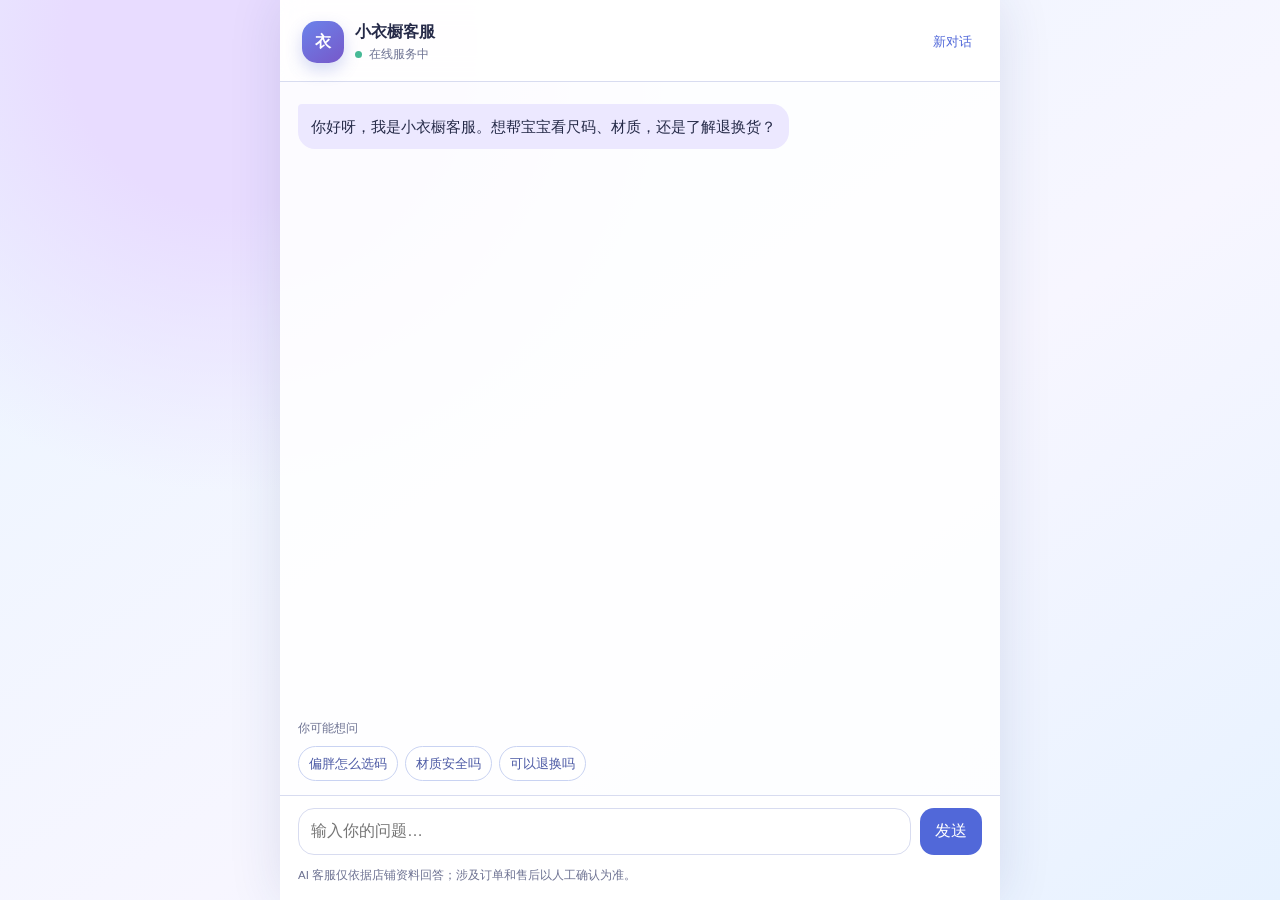
<file: static/customer.html>
<!doctype html>
<html lang="zh-CN">
<head>
  <meta charset="UTF-8">
  <meta name="viewport" content="width=device-width,initial-scale=1.0">
  <title>小衣橱客服</title>
  <link rel="stylesheet" href="/static/customer.css">
</head>
<body>
  <main class="customer-shell">
    <header class="customer-header">
      <div class="avatar" aria-hidden="true">衣</div>
      <div><h1>小衣橱客服</h1><p><i></i> 在线服务中</p></div>
      <button id="customerNew" class="new-chat" type="button">新对话</button>
    </header>
    <section id="customerMessages" class="messages" aria-live="polite"></section>
    <section class="quick-asks" aria-label="常见问题">
      <p>你可能想问</p>
      <div>
        <button type="button" data-question="宝宝偏胖，尺码怎么选？">偏胖怎么选码</button>
        <button type="button" data-question="衣服是什么材质，适合贴身穿吗？">材质安全吗</button>
        <button type="button" data-question="尺码不合适可以退换吗？">可以退换吗</button>
      </div>
    </section>
    <form id="customerForm" class="composer">
      <label class="sr-only" for="customerInput">输入咨询问题</label>
      <textarea id="customerInput" rows="1" maxlength="2000" placeholder="输入你的问题…"></textarea>
      <button id="customerSend" type="submit" aria-label="发送消息">发送</button>
    </form>
    <p class="privacy-note">AI 客服仅依据店铺资料回答；涉及订单和售后以人工确认为准。</p>
  </main>
  <script src="/static/customer.js"></script>
</body>
</html>
</file>
<file: static/customer.css>
:root{--night:#202a57;--sky:#dceeff;--lavender:#ece8ff;--ink:#252a48;--muted:#6d7292;--line:#d8dcf0;--paper:#f6f8ff;--white:#fff;--accent:#5168d9;--mint:#46b996}*{box-sizing:border-box}body{margin:0;min-height:100vh;background:radial-gradient(circle at 18% 5%,#e8dcff 0 12%,transparent 33%),linear-gradient(145deg,#eaf5ff,#f7f6ff 58%,#e7f2ff);color:var(--ink);font:16px/1.55 ui-rounded,"PingFang SC","Noto Sans SC",sans-serif}.customer-shell{width:min(100%,720px);min-height:100vh;margin:auto;background:rgba(255,255,255,.88);box-shadow:0 0 50px rgba(36,53,115,.12);display:flex;flex-direction:column}.customer-header{padding:20px 22px 17px;display:flex;gap:11px;align-items:center;border-bottom:1px solid var(--line);background:rgba(255,255,255,.78);position:sticky;top:0;z-index:2;backdrop-filter:blur(12px)}.avatar{width:42px;height:42px;border-radius:15px;display:grid;place-items:center;color:white;font-weight:700;background:linear-gradient(145deg,#6b83eb,#7758c9);box-shadow:0 7px 16px rgba(82,102,213,.25)}h1{font-size:1rem;margin:0}.customer-header p{margin:0;font-size:.77rem;color:var(--muted)}.customer-header i{display:inline-block;width:7px;height:7px;border-radius:50%;background:var(--mint);margin-right:4px}.new-chat{margin-left:auto;border:0;color:var(--accent);background:transparent;font:inherit;font-size:.83rem;cursor:pointer}.messages{flex:1;padding:22px 18px 5px;display:flex;flex-direction:column;gap:14px;overflow:auto}.message{max-width:82%;padding:11px 13px;border-radius:17px;font-size:.94rem;white-space:pre-wrap;animation:message-in .22s ease-out}.message.assistant{align-self:flex-start;background:var(--lavender);border-top-left-radius:4px}.message.user{align-self:flex-end;background:var(--accent);color:#fff;border-top-right-radius:4px}.message small{display:block;margin-top:6px;font-size:.72rem;color:var(--muted)}.message.user small{color:#dce5ff}.typing{color:var(--muted);font-size:.85rem;padding:0 18px 10px}.quick-asks{padding:12px 18px 14px}.quick-asks p{margin:0 0 7px;font-size:.78rem;color:var(--muted)}.quick-asks div{display:flex;gap:7px;overflow:auto}.quick-asks button{white-space:nowrap;border:1px solid #c9d3f2;background:#fff;color:#4c5aa5;padding:7px 10px;border-radius:99px;font:inherit;font-size:.8rem;cursor:pointer}.composer{display:flex;gap:9px;padding:12px 18px;border-top:1px solid var(--line);background:#fff}.composer textarea{flex:1;resize:none;border:1px solid var(--line);border-radius:16px;padding:10px 12px;max-height:110px;color:var(--ink);font:inherit;outline:none}.composer textarea:focus{border-color:#8a9be8;box-shadow:0 0 0 3px #e9edff}.composer button{border:0;border-radius:14px;background:var(--accent);color:#fff;padding:0 15px;font:inherit;cursor:pointer}.composer button:disabled{opacity:.55}.privacy-note{margin:0;padding:0 18px 15px;background:#fff;color:var(--muted);font-size:.72rem}.sr-only{position:absolute;width:1px;height:1px;clip:rect(0,0,0,0);overflow:hidden;white-space:nowrap}@keyframes message-in{from{opacity:0;transform:translateY(5px)}to{opacity:1;transform:none}}@media(max-width:720px){.customer-shell{box-shadow:none}.customer-header{padding-inline:16px}.messages{padding-inline:14px}.composer{padding-inline:14px}.privacy-note{padding-inline:14px}}@media(prefers-reduced-motion:reduce){.message{animation:none}}
</file>
